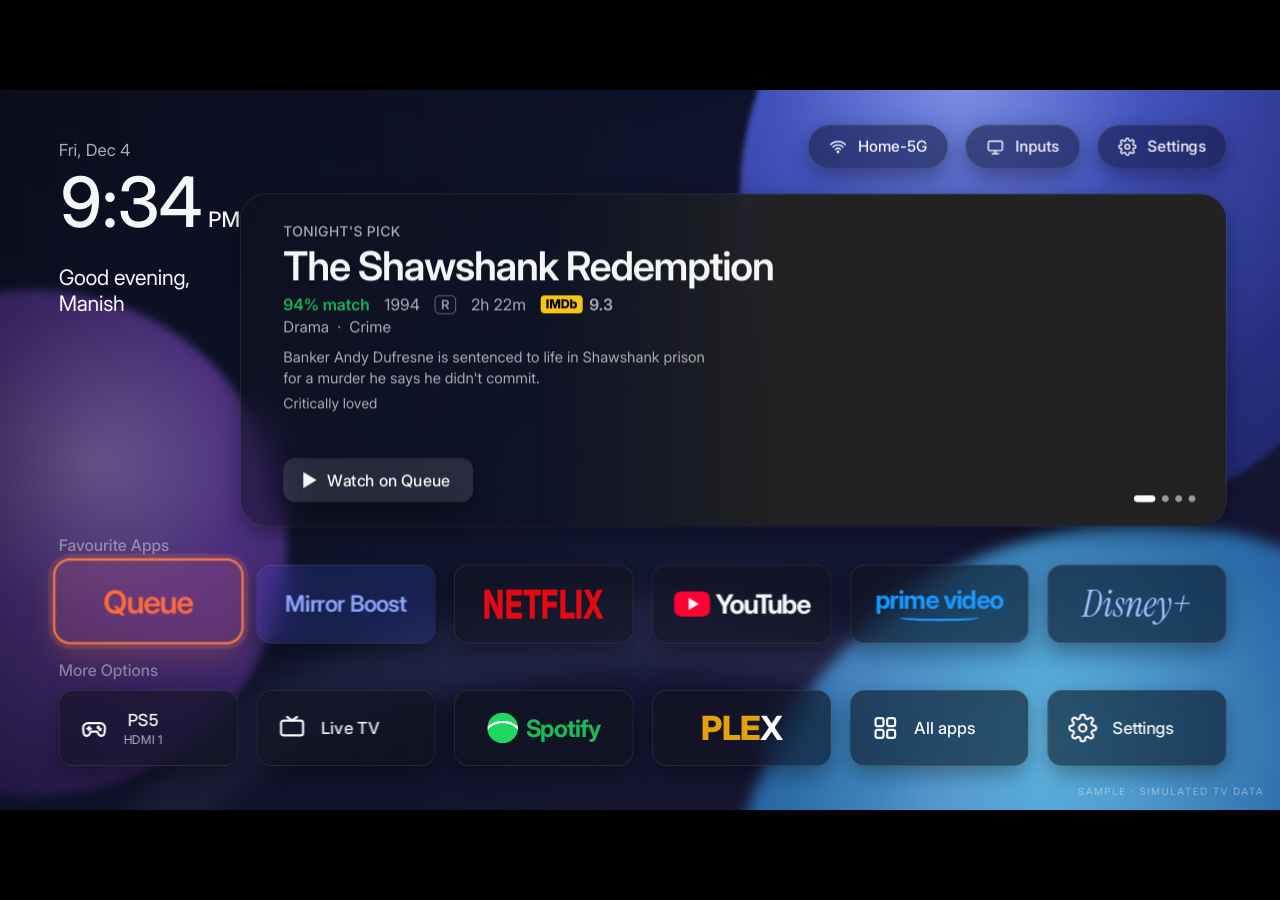
<file: web/index.html>
<!doctype html>
<html lang="en">
<head>
  <meta charset="utf-8">
  <meta name="viewport" content="width=device-width, initial-scale=1">
  <title>VibecodedTV</title>
  <link rel="stylesheet" href="shared/tokens.css">
  <link rel="stylesheet" href="home/home.css">
  <link rel="stylesheet" href="home/backdrops.css">
</head>
<body>
  <div class="stage" id="stage" data-theme="light">

    <!-- Changeable backdrop: soft 3D shapes, or the current film's art for "Film" -->
    <div class="backdrop" id="backdrop" data-backdrop="cloud">
      <div class="film-bg" id="film-bg"></div>
      <i class="s1"></i><i class="s2"></i><i class="s3"></i><i class="s4"></i>
      <div class="veil"></div>
    </div>

    <!-- Home screen -->
    <section class="home" id="home">
      <div class="clock">
        <div class="date" id="date"></div>
        <div class="time"><span id="time">7:42</span><small id="ampm">PM</small></div>
        <div class="greet" id="greet">Good evening</div>
      </div>

      <div class="status" id="status"></div>

      <!-- Rotating banner: tonight's pick, new releases, your watchlist -->
      <article class="banner glass" id="banner">
        <div class="banner-art" id="banner-art"></div>
        <div class="banner-body" id="banner-body"></div>
        <button class="watch focusable" id="watch"><span class="play"></span><span>Watch on Queue</span></button>
        <div class="dots" id="dots"></div>
      </article>

      <div class="row-label l-fav">Favourite Apps</div>
      <div class="row fav" id="row-fav" data-row="fav"></div>
      <div class="row-label l-more">More Options</div>
      <div class="row more" id="row-more" data-row="more"></div>

      <div class="move-hint glass" id="move-hint" hidden><kbd>←</kbd><kbd>→</kbd><kbd>↑</kbd><kbd>↓</kbd> Move &nbsp;·&nbsp; <kbd>OK</kbd> Done</div>
      <div class="tile-menu glass" id="tile-menu" hidden></div>
    </section>

    <!-- Mirror Boost -->
    <section class="mirror" id="mirror" hidden>
      <div class="m-left">
        <div class="eyebrow m-eyebrow"><span class="m-icon" id="m-icon"></span>Mirror Boost</div>
        <h1 class="m-title" id="m-title">Let's speed up mirroring</h1>
        <p class="m-sub" id="m-sub">A few things slow down AirPlay from your iPhone. Here's where your TV stands.</p>
        <div class="checks glass" id="checks"></div>
        <div class="m-actions" id="m-actions">
          <button class="btn primary focusable" data-act="boost-mirror">Boost &amp; start mirroring</button>
          <button class="btn focusable" data-act="boost">Boost only</button>
          <button class="btn focusable" data-act="picture" id="m-picture" hidden>Picture settings</button>
          <button class="btn focusable" data-act="undo">Undo</button>
        </div>
      </div>
      <div class="m-right">
        <div class="card score-card">
          <svg viewBox="0 0 220 220" class="ring">
            <circle cx="110" cy="110" r="96" class="ring-track"/>
            <circle cx="110" cy="110" r="96" class="ring-fill" id="ring-fill"/>
          </svg>
          <div class="score-text"><b id="score">38</b><span>Mirror readiness</span></div>
          <p class="score-note" id="score-note"></p>
        </div>
        <div class="card tips">
          <h3>On your iPhone</h3>
          <ol>
            <li><b>Watching a video?</b> Tap the AirPlay icon inside the app (YouTube, Photos, Netflix) instead of mirroring. The TV fetches the video itself, in full quality and with no lag.</li>
            <li><b>Mirroring your screen?</b> Control Center, then Screen Mirroring, then <em>Living Room TV</em>.</li>
            <li><b>Same fast network.</b> Keep the iPhone on the 5 GHz network and Low Power Mode off.</li>
          </ol>
        </div>
        <div class="card tip-wire">
          <span class="tw-icon" id="tw-icon"></span>
          <div><b>Biggest single fix</b><p>Plug the TV into the router with Ethernet. Mirroring then makes one wireless hop instead of two.</p></div>
        </div>
      </div>
    </section>

    <!-- App library: every app and input, add or remove from Home -->
    <section class="library" id="library" hidden>
      <div class="lib-head">
        <h1>All apps</h1>
        <p>Press OK to put an app on Home or take it off. On Home, hold OK on a tile to move it.</p>
      </div>
      <div class="lib-grid" id="lib-grid"></div>
    </section>

    <!-- Home settings sheet -->
    <aside class="sheet glass" id="sheet" hidden>
      <h2>Home settings</h2>
      <div class="sheet-list" id="sheet-list"></div>
      <p class="sheet-hint"><kbd>←</kbd><kbd>→</kbd> Change &nbsp;·&nbsp; <kbd>Back</kbd> Close</p>
    </aside>

    <!-- Screensaver -->
    <div class="saver" id="saver" hidden></div>

    <!-- Apps open full screen on top of Home -->
    <div class="app-frame" id="app-frame" hidden>
      <iframe id="app-iframe" title="App" allow="autoplay; encrypted-media; fullscreen"></iframe>
    </div>

    <div class="h-toast" id="h-toast"></div>
    <div class="sample-badge" id="sample-badge">Sample · simulated TV data</div>
  </div>

  <script src="shared/tv.js"></script>
  <script src="shared/icons.js"></script>
  <script src="queue/catalog.js"></script>
  <script src="queue/recommender.js"></script>
  <script src="home/prefs.js"></script>
  <script src="home/apps.js"></script>
  <script src="home/device.js"></script>
  <script src="home/mirror.js"></script>
  <script src="home/banner.js"></script>
  <script src="home/saver.js"></script>
  <script src="home/settings.js"></script>
  <script src="home/home.js"></script>
</body>
</html>
</file>
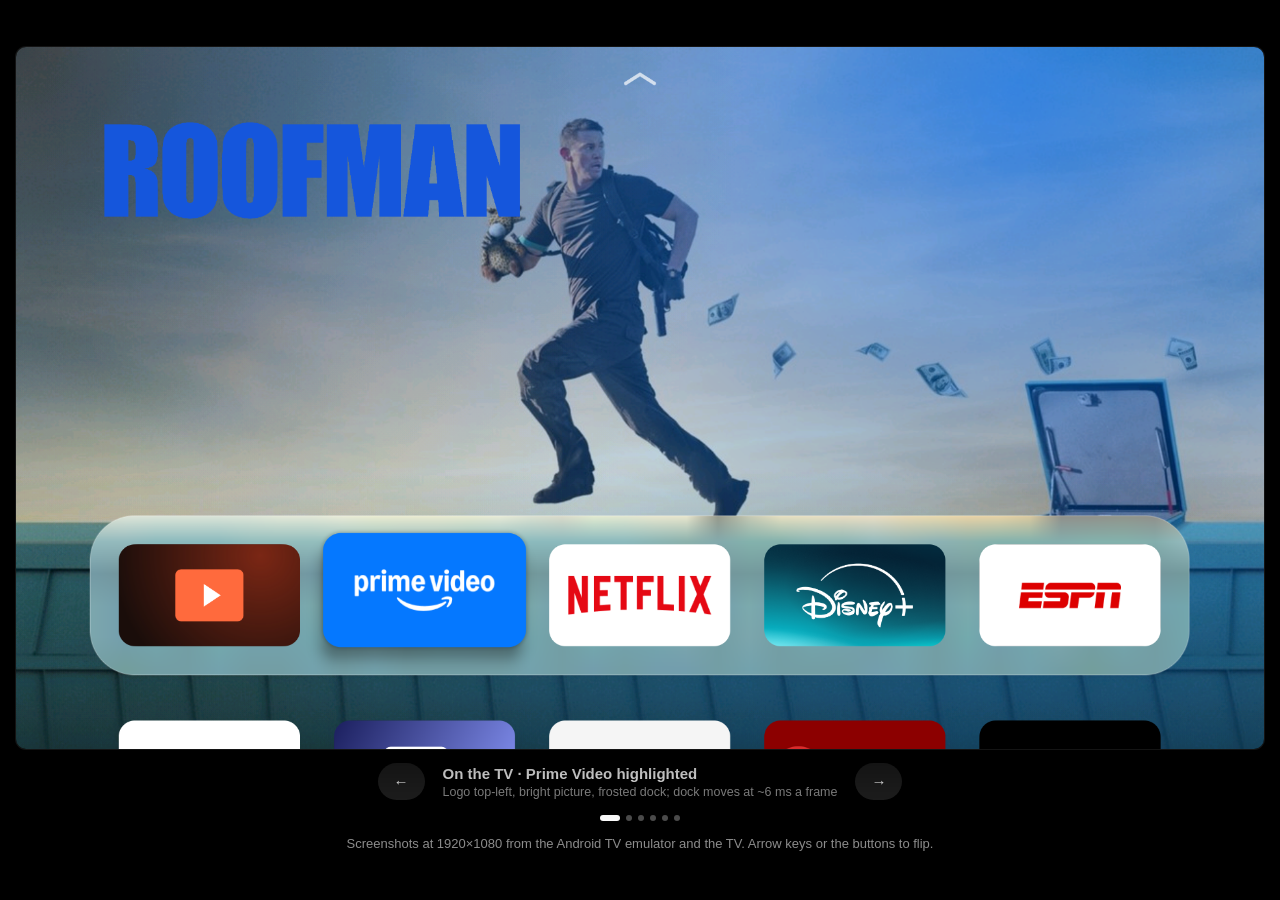
<file: docs/preview/index.html>
<!doctype html>
<html lang="en">
<head>
<meta charset="utf-8">
<meta name="viewport" content="width=device-width, initial-scale=1">
<title>VibecodedTV preview</title>
<style>
  :root { --bg: #000; --fg: #fff; --dim: rgba(255,255,255,.55); }
  * { box-sizing: border-box; margin: 0; }
  html, body { height: 100%; background: var(--bg); color: var(--fg);
    font: 15px/1.4 -apple-system, BlinkMacSystemFont, "Segoe UI", sans-serif; }
  body { display: flex; flex-direction: column; align-items: center; justify-content: center; gap: 14px; padding: 16px; }
  .screen { position: relative; width: min(100%, calc((100vh - 120px) * 16 / 9)); aspect-ratio: 16 / 9;
    border-radius: 10px; overflow: hidden; box-shadow: 0 0 0 1px rgba(255,255,255,.08), 0 20px 60px rgba(0,0,0,.6); }
  .screen img { position: absolute; inset: 0; width: 100%; height: 100%; object-fit: cover; opacity: 0;
    transition: opacity .35s ease; }
  .screen img.on { opacity: 1; }
  .bar { display: flex; align-items: center; gap: 18px; flex-wrap: wrap; justify-content: center; }
  .cap { font-weight: 600; }
  .cap small { display: block; font-weight: 400; color: var(--dim); text-align: center; }
  button { background: rgba(255,255,255,.12); color: var(--fg); border: 0; border-radius: 999px;
    padding: 8px 16px; font: inherit; cursor: pointer; }
  button:hover { background: rgba(255,255,255,.22); }
  .dots { display: flex; gap: 6px; }
  .dots i { width: 6px; height: 6px; border-radius: 3px; background: rgba(255,255,255,.3); transition: width .2s; }
  .dots i.on { width: 20px; background: #fff; }
  .hint { color: var(--dim); font-size: 13px; }
</style>
</head>
<body>
  <div class="screen" id="screen"></div>
  <div class="bar">
    <button id="prev" aria-label="Previous">←</button>
    <div class="cap" id="cap"></div>
    <button id="next" aria-label="Next">→</button>
  </div>
  <div class="dots" id="dots"></div>
  <p class="hint">Screenshots at 1920×1080 from the Android TV emulator and the TV. Arrow keys or the buttons to flip.</p>
<script>
  const shots = [
    ["tv-appletv-home.png", "On the TV · Prime Video highlighted", "Logo top-left, bright picture, frosted dock; dock moves at ~6 ms a frame"],
    ["emu-home-1.png", "New Home · Queue highlighted", "Title logo top-left, bright picture, frosted-glass dock (Android TV emulator: Netflix etc. aren't installed there)"],
    ["emu-home-2.png", "New Home · the next pick", "The Top Shelf moves to the next title every 8 seconds"],
    ["emu-home-3.png", "New Home · an app without titles", "Plain apps get a calm colour wash, no headline"],
    ["tv-queue3.png", "Queue (on the TV)", "Up/Down to browse · OK opens it in Prime Video · Right for Love / Not for me / Watchlist"],
    ["tv-shelf-2.png", "Previous design (on the TV)", "Big text title, rating line and dots, dark fade, no glass"],
  ];
  const screen = document.getElementById("screen"), cap = document.getElementById("cap"), dots = document.getElementById("dots");
  const imgs = shots.map(([file, title]) => {
    const img = new Image();
    img.src = "../sample/" + file;
    img.alt = title;
    screen.appendChild(img);
    dots.appendChild(document.createElement("i"));
    return img;
  });
  let i = 0;
  function show(n) {
    i = (n + shots.length) % shots.length;
    imgs.forEach((img, k) => img.classList.toggle("on", k === i));
    [...dots.children].forEach((d, k) => d.classList.toggle("on", k === i));
    cap.innerHTML = shots[i][1] + "<small>" + shots[i][2] + "</small>";
  }
  document.getElementById("prev").onclick = () => show(i - 1);
  document.getElementById("next").onclick = () => show(i + 1);
  addEventListener("keydown", (e) => {
    if (e.key === "ArrowRight" || e.key === "ArrowDown") show(i + 1);
    if (e.key === "ArrowLeft" || e.key === "ArrowUp") show(i - 1);
  });
  show(0);
</script>
</body>
</html>
</file>
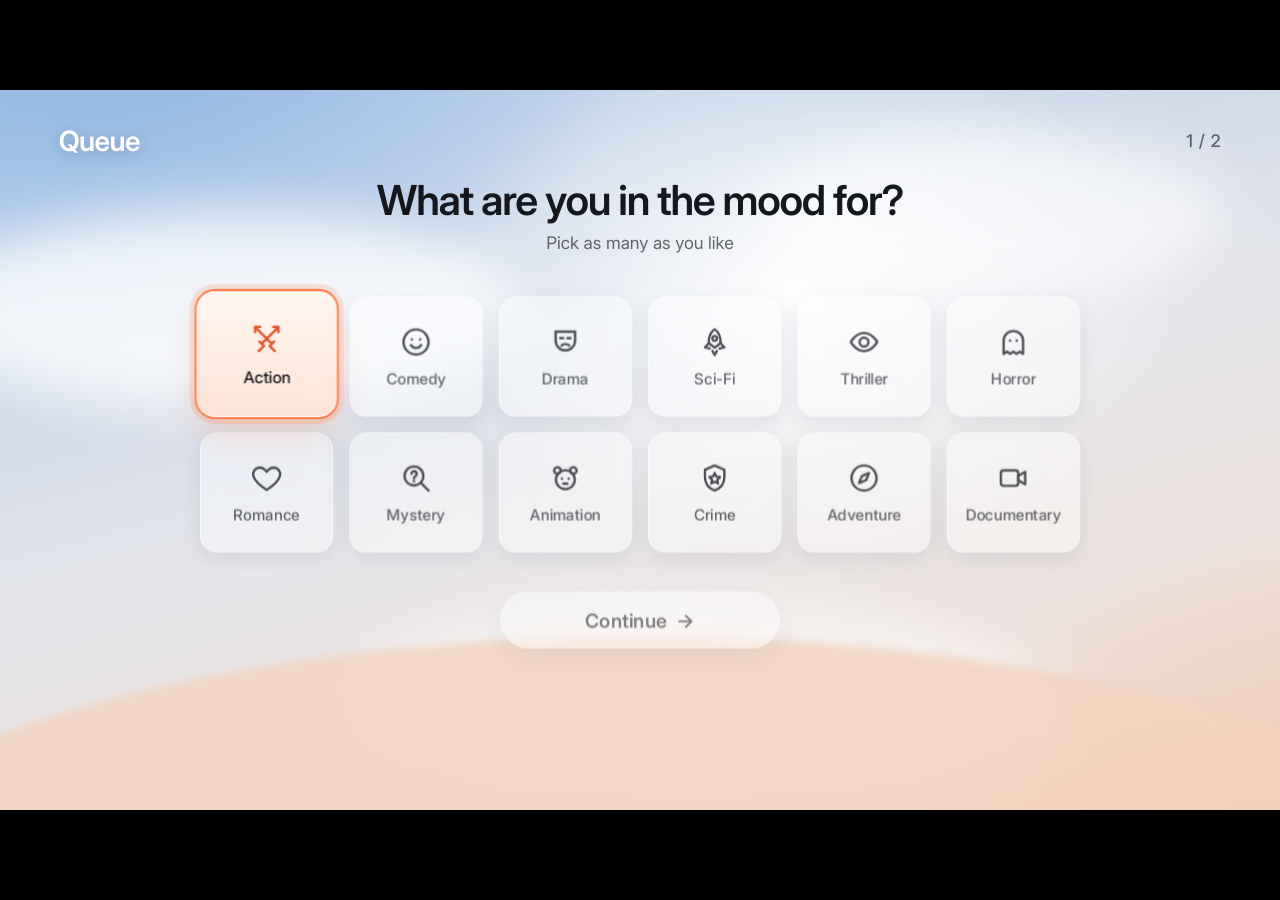
<file: web/queue/index.html>
<!doctype html>
<html lang="en">
<head>
  <meta charset="utf-8">
  <meta name="viewport" content="width=device-width, initial-scale=1">
  <title>Queue</title>
  <link rel="stylesheet" href="../shared/tokens.css">
  <link rel="stylesheet" href="queue.css">
</head>
<body>
  <div class="stage" id="stage" data-theme="light">

    <!-- Soft sky behind the light screens (moods, favourites, watchlist, taste) -->
    <div class="sky" id="sky"><i class="c1"></i><i class="c2"></i><i class="c3"></i><i class="dune"></i></div>

    <header class="qbar">
      <span class="qlogo">Queue</span>
      <span class="segs" id="segs"></span>
      <span class="filter" id="filter" hidden></span>
      <span class="step" id="step"></span>
    </header>

    <!-- 1/2: moods -->
    <section class="screen center" id="onboard-genres" hidden>
      <h1 class="q-title">What are you in the mood for?</h1>
      <p class="q-sub">Pick as many as you like</p>
      <div class="genre-grid" id="genre-grid"></div>
      <button class="cta focusable" id="genres-next">Continue <span class="arrow">→</span></button>
    </section>

    <!-- 2/2: films you already love -->
    <section class="screen center" id="onboard-seeds" hidden>
      <h1 class="q-title">Any of these you already love?</h1>
      <p class="q-sub">Pick as many as you like</p>
      <div class="poster-grid" id="seed-grid"></div>
      <button class="cta focusable" id="seeds-next">Start watching <span class="arrow">→</span></button>
    </section>

    <!-- The feed: one trailer clip at a time -->
    <section class="feed" id="feed" hidden>
      <div class="slides" id="slides"></div>
      <div class="scrim"></div>

      <nav class="nav glass-dark" id="nav">
        <button class="nav-btn" data-go="browse" title="For you"></button>
        <button class="nav-btn" data-go="search" title="Search"></button>
        <button class="nav-btn" data-go="watchlist" title="Watchlist"></button>
        <button class="nav-btn" data-go="taste" title="Your taste"></button>
      </nav>

      <div class="info" id="info"></div>
      <div class="clip">
        <div class="clip-bar"><i id="progress"></i></div>
        <span class="clip-time" id="clip-time">0:00 / 0:30</span>
      </div>

      <nav class="rail" id="rail">
        <button class="rail-btn" data-act="love"><span class="ic"></span><span class="lbl">Love</span></button>
        <button class="rail-btn" data-act="pass"><span class="ic"></span><span class="lbl">Not for me</span></button>
        <button class="rail-btn" data-act="save"><span class="ic"></span><span class="lbl">Watchlist</span></button>
        <button class="rail-btn" data-act="sound"><span class="ic"></span><span class="lbl">Mute</span></button>
      </nav>

      <div class="burst" id="burst"></div>
    </section>

    <!-- Browse: sidebar + For you / Search / Genres -->
    <section class="browse" id="browse" hidden>
      <div class="b-bg" id="b-bg"></div>
      <aside class="b-side">
        <div class="b-list" id="b-list"></div>
        <p class="b-credits">Ratings courtesy of IMDb. Trailers play from YouTube. Posters from Wikipedia.</p>
      </aside>
      <div class="b-content" id="b-content"></div>
    </section>

    <!-- Light panels -->
    <section class="screen panel" id="watchlist" hidden></section>
    <section class="screen panel" id="taste" hidden></section>

    <div class="toast" id="toast"></div>
  </div>

  <script src="../shared/tv.js"></script>
  <script src="../shared/icons.js"></script>
  <script src="genre-icons.js"></script>
  <script src="catalog.js"></script>
  <script src="recommender.js"></script>
  <script src="queue.js"></script>
  <script src="https://www.youtube.com/iframe_api" async></script>
</body>
</html>
</file>
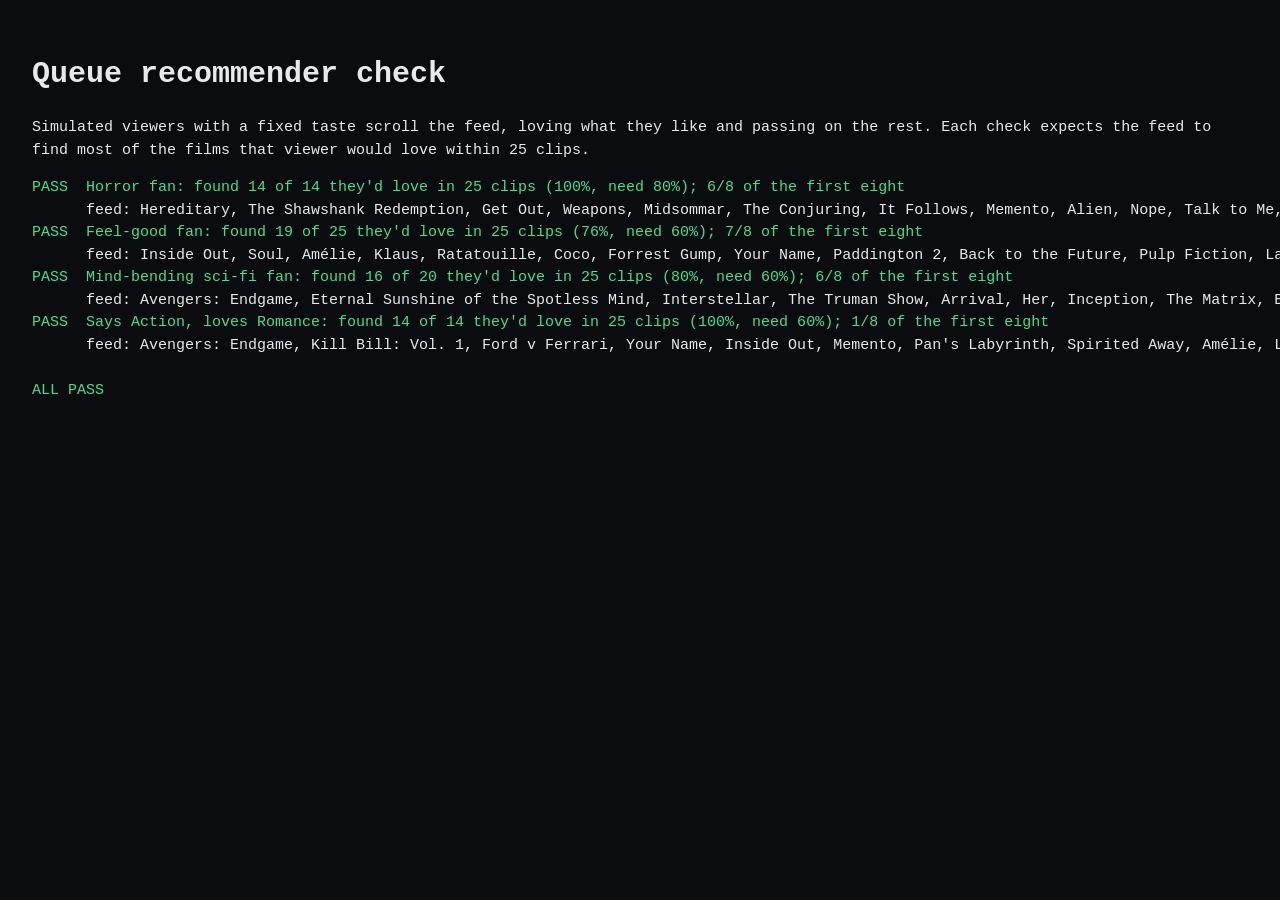
<file: web/queue/sim.html>
<!doctype html>
<html lang="en">
<head>
  <meta charset="utf-8">
  <title>Queue recommender check</title>
  <style>
    body { background: #0b0c0f; color: #e8e9ec; font: 15px/1.5 ui-monospace, Menlo, monospace; padding: 24px; }
    .pass { color: #45e08f; } .fail { color: #ff6464; }
  </style>
</head>
<body>
  <h1>Queue recommender check</h1>
  <p>Simulated viewers with a fixed taste scroll the feed, loving what they like and passing on the rest.
     Each check expects the feed to find most of the films that viewer would love within 25 clips.</p>
  <pre id="out"></pre>
  <script src="catalog.js"></script>
  <script src="recommender.js"></script>
  <script>
    const out = document.getElementById("out");
    const log = (s, cls) => { const span = document.createElement("span"); if (cls) span.className = cls; span.textContent = s + "\n"; out.append(span); };
    const memStore = () => { const d = {}; return { getItem: (k) => d[k] ?? null, setItem: (k, v) => { d[k] = v; } }; };

    function simulate(name, moods, likes, need, steps = 25) {
      const rec = new Recommender(window.QUEUE_CATALOG, memStore());
      rec.session = "sim";   // fixed exploration noise, so the check gives the same answer every run
      rec.setMoods(moods);
      const shown = [];
      let hits = 0;
      for (let i = 0; i < steps; i++) {
        const [item] = rec.queue(1, { recent: shown, exclude: shown });
        if (!item) break;
        shown.push(item.movie.id);
        const liked = likes(item.movie);
        if (liked) hits++;
        rec.record(item.movie.id, liked ? "love" : "pass");
      }
      // Recall: of the films this viewer would love (up to the number of clips shown), how many
      // did the feed find? The catalog only has so many horror films, so "last ten" can't work.
      const pool = rec.catalog.filter(likes).length;
      const recall = hits / Math.min(pool, steps);
      const ok = recall >= need;
      const first = shown.slice(0, 8).map((id) => rec.byId[id]).filter(likes).length;
      log(`${ok ? "PASS" : "FAIL"}  ${name}: found ${hits} of ${Math.min(pool, steps)} they'd love in ${shown.length} clips (${Math.round(recall * 100)}%, need ${need * 100}%); ${first}/8 of the first eight`, ok ? "pass" : "fail");
      log("      feed: " + shown.map((id) => rec.byId[id].title).join(", "));
      return ok;
    }

    const results = [
      simulate("Horror fan", ["Horror"], (m) => m.genres.includes("Horror"), 0.8),
      simulate("Feel-good fan", ["Comedy", "Animation"], (m) => m.tags.includes("feel-good") || m.tags.includes("cozy"), 0.6),
      simulate("Mind-bending sci-fi fan", ["Sci-Fi"], (m) => m.tags.includes("mind-bending") || ["Christopher Nolan", "Denis Villeneuve"].includes(m.director), 0.6),
      // Picked Action as a mood but actually loves romance: the feed should follow behaviour.
      simulate("Says Action, loves Romance", ["Action"], (m) => m.genres.includes("Romance"), 0.6),
    ];
    const all = results.every(Boolean);
    log(all ? "\nALL PASS" : "\nSOME FAILED", all ? "pass" : "fail");
    document.title = all ? "PASS" : "FAIL";
  </script>
</body>
</html>
</file>
<file: web/shared/tokens.css>
/* VibecodedTV design tokens. Every screen is laid out on a fixed 1920x1080 canvas (the TV's
   real resolution) and scaled to fit, so pixel values here are TV pixels. */
@import url("https://fonts.googleapis.com/css2?family=Inter:wght@300;400;500;600;700&family=Outfit:wght@200;300;400;500;600;700&family=Instrument+Serif:ital@0;1&display=swap");

:root {
  --bg: #060709;
  --surface: rgba(255, 255, 255, 0.06);
  --surface-strong: rgba(255, 255, 255, 0.1);
  --line: rgba(255, 255, 255, 0.09);
  --text: #f5f6f8;
  --text-2: rgba(245, 246, 248, 0.68);
  --text-3: rgba(245, 246, 248, 0.42);
  --accent: #ff4d3d;        /* Queue */
  --accent-2: #7c8cff;      /* Mirror Boost */
  --good: #45e08f;
  --warn: #ffbf47;
  --bad: #ff6464;

  --r-sm: 12px;
  --r-md: 20px;
  --r-lg: 32px;
  --pad-x: 96px;            /* TV overscan-safe side margin (5%) */
  --pad-y: 64px;

  --font: "Inter", system-ui, -apple-system, "Segoe UI", sans-serif;
  --serif: "Instrument Serif", Georgia, serif;
  --ease: cubic-bezier(0.2, 0.8, 0.2, 1);
  --spring: cubic-bezier(0.34, 1.4, 0.64, 1);

  --focus: #ff7a45;         /* the one focus colour, from the home screen mockup */
  --glass-bg: rgba(16, 18, 24, 0.5);
  --glass-border: rgba(255, 255, 255, 0.12);
  --tile-bg: rgba(18, 20, 28, 0.62);
  --shadow: 0 12px 34px rgba(0, 0, 0, 0.35);
}

/* Light theme, used by the light backdrops on the home screen. Apps like Queue stay dark. */
.stage[data-theme="light"] {
  --bg: #eef2f7;
  --surface: rgba(255, 255, 255, 0.55);
  --surface-strong: rgba(255, 255, 255, 0.85);
  --line: rgba(20, 24, 33, 0.08);
  --text: #14171d;
  --text-2: rgba(20, 23, 29, 0.64);
  --text-3: rgba(20, 23, 29, 0.46);
  --glass-bg: rgba(255, 255, 255, 0.5);
  --glass-border: rgba(255, 255, 255, 0.85);
  --tile-bg: rgba(255, 255, 255, 0.62);
  --shadow: 0 12px 34px rgba(48, 66, 102, 0.12);
  color: var(--text);
}

* { box-sizing: border-box; margin: 0; padding: 0; }
[hidden] { display: none !important; }

html, body {
  background: #000;
  color: var(--text);
  font-family: var(--font);
  -webkit-font-smoothing: antialiased;
  text-rendering: geometricPrecision;
  overflow: hidden;
}

/* The 1920x1080 stage; tv-scale.js sets --scale so it fills its container. */
.stage {
  position: absolute;
  left: 50%;
  top: 50%;
  width: 1920px;
  height: 1080px;
  transform: translate(-50%, -50%) scale(var(--scale, 0.5));
  transform-origin: center;
  background: var(--bg);
  overflow: hidden;
}

.eyebrow {
  font-size: 19px;
  font-weight: 500;
  letter-spacing: 0.24em;
  text-transform: uppercase;
  color: var(--text-3);
}

.glass {
  background: var(--glass-bg);
  backdrop-filter: blur(28px) saturate(1.4);
  -webkit-backdrop-filter: blur(28px) saturate(1.4);
  border: 1px solid var(--glass-border);
  box-shadow: var(--shadow);
}

.pill {
  display: inline-flex;
  align-items: center;
  gap: 12px;
  height: 52px;
  padding: 0 22px;
  border-radius: 999px;
  font-size: 21px;
  font-weight: 500;
  color: var(--text-2);
}
.pill svg { width: 24px; height: 24px; }

/* ---------- Fast mode for the TV's 32-bit chip ----------
   Live blur (backdrop-filter) and anything that animates forever make the TV recomposite the whole
   1080p screen every frame: 74% CPU idle and ~3 fps measured on the Sony. In lite mode glass becomes
   nearly solid, nothing loops, and focus changes only move pre-rendered layers. */
html.lite * { backdrop-filter: none !important; -webkit-backdrop-filter: none !important; }
html.lite .stage { --shadow: 0 4px 12px rgba(0, 0, 0, 0.18); --glass-bg: rgba(24, 26, 34, 0.92); --tile-bg: rgba(26, 28, 37, 0.94); }
html.lite .stage[data-theme="light"] { --shadow: 0 4px 12px rgba(48, 66, 102, 0.1); --glass-bg: rgba(255, 255, 255, 0.9); --tile-bg: rgba(255, 255, 255, 0.92); }

/* IMDb rating badge and US age-rating box. */
.imdb { display: inline-flex; align-items: center; gap: 10px; font-weight: 600; }
.imdb b { padding: 2px 8px; border-radius: 6px; font-size: 0.78em; font-weight: 800; letter-spacing: -0.01em; color: #000; background: #f5c518; }
.imdb small { font-size: 0.82em; font-weight: 400; opacity: 0.7; }
.cert { padding: 1px 9px; border-radius: 7px; font-size: 0.82em; font-weight: 600; border: 1.5px solid currentColor; opacity: 0.85; }

.sample-badge {
  position: absolute;
  z-index: 50;
  right: 24px;
  bottom: 18px;
  font-size: 15px;
  letter-spacing: 0.14em;
  text-transform: uppercase;
  color: var(--text-3);
}
</file>
<file: web/home/home.css>
button { font: inherit; color: inherit; background: none; border: 0; outline: none; cursor: pointer; }
kbd {
  display: inline-grid;
  place-items: center;
  min-width: 32px;
  height: 30px;
  padding: 0 8px;
  margin: 0 2px;
  border-radius: 8px;
  border: 1px solid var(--line);
  background: var(--surface);
  font: 600 15px var(--font);
  color: var(--text-2);
}

/* ---------- Home (laid out to match the mockup at 1920x1080) ---------- */
.home { position: absolute; inset: 0; }

.clock { position: absolute; left: 88px; top: 76px; }
.date { font-size: 25px; font-weight: 400; color: var(--text-2); }
.time { margin-top: 16px; font-size: 104px; font-weight: 500; letter-spacing: -0.04em; line-height: 0.9; font-variant-numeric: tabular-nums; }
.time small { margin-left: 12px; font-size: 32px; font-weight: 500; letter-spacing: 0; }
.time.wide { font-size: 80px; }
.time.wide small { margin-left: 8px; font-size: 26px; }
.greet { margin-top: 46px; width: 256px; font-size: 39px; font-weight: 400; line-height: 1.22; letter-spacing: -0.01em; overflow-wrap: anywhere; }
.greet.long { font-size: 32px; }

.status { position: absolute; right: 80px; top: 52px; display: flex; gap: 26px; }
.status .pill {
  height: 66px;
  padding: 0 30px;
  gap: 16px;
  font-size: 23px;
  color: var(--text);
  transition: transform 0.3s var(--spring), box-shadow 0.2s;
}
.status .pill svg { width: 28px; height: 28px; }

/* One focus style everywhere: a warm ring with a soft glow, from the mockup's focused tile. */
.focus-ring, .status .pill.focus, .watch.focus, .tile.focus, .srow.focus, .tm-item.focus {
  box-shadow: 0 0 0 3px var(--focus), 0 0 0 10px rgba(255, 122, 69, 0.16), 0 20px 44px rgba(255, 122, 69, 0.22);
}
.status .pill.focus { transform: scale(1.05); }

/* ---------- Banner ---------- */
.banner {
  position: absolute;
  left: 360px;
  right: 80px;
  top: 155px;
  height: 500px;
  border-radius: 40px;
  overflow: hidden;
}
.banner-art { position: absolute; inset: 0 0 0 auto; width: 70%; }
.banner-art .art {
  position: absolute;
  inset: 0;
  background: #222 center/cover no-repeat;
  -webkit-mask-image: linear-gradient(90deg, transparent 0%, #000 36%);
  mask-image: linear-gradient(90deg, transparent 0%, #000 36%);
  opacity: 0;
  transform: scale(1.06);
  transition: opacity 0.9s var(--ease), transform 9s linear;
}
.banner-art .art.on { opacity: 1; transform: scale(1); }
.banner-art .art.still { background-size: auto 160%; }   /* crops letterbox bars, even on extra-wide films */
.banner-art .art.poster { filter: blur(26px) saturate(1.2); transform: scale(1.3); }
.banner-art .art.poster.on { transform: scale(1.25); }
.banner-body { position: absolute; left: 64px; top: 44px; width: 840px; }
.banner-body.enter > * { animation: body-in 0.6s var(--ease) both; }
.banner-body.enter > :nth-child(2) { animation-delay: 0.04s; }
.banner-body.enter > :nth-child(3) { animation-delay: 0.08s; }
.banner-body.enter > :nth-child(4) { animation-delay: 0.12s; }
.banner-body.enter > :nth-child(5) { animation-delay: 0.16s; }
.banner-body.enter > :nth-child(6) { animation-delay: 0.2s; }
@keyframes body-in { from { opacity: 0; transform: translateY(14px); } }
.b-eyebrow { font-size: 21px; font-weight: 500; letter-spacing: 0.03em; text-transform: uppercase; color: var(--text-2); }
.banner h1 { margin-top: 8px; font-size: 74px; font-weight: 600; letter-spacing: -0.03em; line-height: 1.04; text-wrap: balance; }
.banner h1.mid { font-size: 60px; }
.banner h1.long { font-size: 50px; }
.b-meta { margin-top: 12px; display: flex; align-items: center; gap: 22px; font-size: 24px; color: var(--text-2); }
.b-meta .match { font-weight: 600; color: #19b35a; }
.b-meta .imdb small { display: none; }   /* vote counts live in Queue; the banner stays short */
.b-meta .rated { display: inline-flex; align-items: center; gap: 6px; }
.b-meta .rated svg { width: 20px; height: 20px; color: #f5a524; }
.b-genres { margin-top: 6px; font-size: 23px; color: var(--text-2); }
.b-blurb {
  margin-top: 16px;
  max-width: 660px;
  font-size: 22px;
  line-height: 1.42;
  color: var(--text-2);
  display: -webkit-box;
  -webkit-line-clamp: 3;
  -webkit-box-orient: vertical;
  overflow: hidden;
}
.b-why { margin-top: 10px; font-size: 21px; color: var(--text-2); }
.banner-body.t1 .b-blurb { -webkit-line-clamp: 2; }
.banner-body.t2 .b-blurb { -webkit-line-clamp: 1; }
.banner-body.t3 .b-blurb { display: none; }
.b-why b { font-weight: 600; color: var(--text); }
.watch {
  position: absolute;
  left: 64px;
  bottom: 36px;
  height: 66px;
  padding: 0 34px 0 30px;
  display: inline-flex;
  align-items: center;
  gap: 16px;
  border-radius: 18px;
  font-size: 24px;
  font-weight: 500;
  color: var(--text);
  background: var(--surface-strong);
  box-shadow: var(--shadow);
  transition: transform 0.3s var(--spring), box-shadow 0.2s;
}
.watch .play { width: 0; height: 0; border-left: 20px solid currentColor; border-top: 12px solid transparent; border-bottom: 12px solid transparent; }
.watch.focus { transform: scale(1.05); }
.dots { position: absolute; right: 46px; bottom: 36px; display: flex; gap: 10px; }
.dots i { width: 10px; height: 10px; border-radius: 99px; background: rgba(255, 255, 255, 0.55); transition: width 0.4s var(--ease), background 0.3s; }
.dots i.on { width: 32px; background: #fff; }

/* Fast mode: no slow zoom on the banner art, and a plain gradient instead of a mask for its fade. */
html.lite .banner { background: rgb(22, 24, 32); }
html.lite .stage[data-theme="light"] .banner { background: rgb(246, 248, 251); }
html.lite .banner-art .art { -webkit-mask-image: none; mask-image: none; transform: none !important; transition: opacity 0.6s ease; }
html.lite .banner-art::after { content: ""; position: absolute; inset: 0; pointer-events: none;
  background: linear-gradient(90deg, rgba(22, 24, 32, 1) 0%, rgba(22, 24, 32, 0.6) 22%, transparent 45%); }
html.lite .stage[data-theme="light"] .banner-art::after {
  background: linear-gradient(90deg, rgba(246, 248, 251, 1) 0%, rgba(246, 248, 251, 0.6) 22%, transparent 45%); }

/* ---------- App rows ---------- */
.row-label { position: absolute; left: 88px; font-size: 24px; font-weight: 500; color: var(--text-3); }
.row { position: absolute; left: 88px; right: 80px; display: flex; gap: 28px; transition: transform 0.45s var(--ease); }
.row .tile { flex: none; width: calc((1752px - 5 * 28px) / 6); }
/* Fast mode: each tile is its own GPU layer, so moving focus only transforms layers, no repaint. */
html.lite .tile { will-change: transform; transition: transform 0.22s ease-out; }
/* A crisp ring instead of the blurred glow: the glow alone cost a big repaint on every focus move. */
html.lite .status .pill.focus, html.lite .watch.focus, html.lite .tile.focus, html.lite .srow.focus,
html.lite .btn.focus { box-shadow: 0 0 0 4px var(--focus); }
html.lite .tile, html.lite .status .pill, html.lite .watch { box-shadow: none; }
html.lite .row { will-change: transform; }
html.lite .tile.moving { animation: none; }
html.lite .status .pill, html.lite .watch, html.lite .btn { transition: transform 0.2s ease-out; }
.row.fav { top: 712px; }
.row.more { top: 900px; }
.row-label.l-fav { top: 668px; }
.row-label.l-more { top: 856px; }

.tile {
  position: relative;
  height: 118px;
  border-radius: 22px;
  display: grid;
  place-items: center;
  background: var(--tile-bg);
  border: 1px solid var(--glass-border);
  box-shadow: var(--shadow);
  backdrop-filter: blur(22px) saturate(1.3);
  -webkit-backdrop-filter: blur(22px) saturate(1.3);
  transition: transform 0.35s var(--spring), box-shadow 0.25s, background 0.25s, opacity 0.3s;
}
.row.more .tile { height: 114px; }
.tile.k-input, .tile.k-system { place-items: center start; padding-left: 30px; }
.tile.focus { transform: translateY(-4px) scale(1.04); background: linear-gradient(180deg, rgba(255, 244, 237, 0.95), rgba(255, 232, 219, 0.9)); z-index: 2; }
.stage:not([data-theme="light"]) .tile.focus { background: rgba(255, 122, 69, 0.16); }
.tile[data-id="mirror"] { background: linear-gradient(180deg, rgba(240, 245, 255, 0.85), rgba(226, 235, 255, 0.72)); }
.stage:not([data-theme="light"]) .tile[data-id="mirror"] { background: rgba(80, 110, 255, 0.14); }
.tile[data-id="mirror"].focus { background: linear-gradient(180deg, rgba(255, 244, 237, 0.95), rgba(255, 232, 219, 0.9)); }

/* Moving a tile: it lifts and the others step back. */
.tile.moving { transform: translateY(-10px) scale(1.08); z-index: 3; animation: wobble 1.4s ease-in-out infinite; }
@keyframes wobble { 0%, 100% { rotate: -0.6deg; } 50% { rotate: 0.6deg; } }
.home.arranging .tile:not(.moving) { opacity: 0.5; }
.move-hint { position: absolute; left: 50%; top: 64px; transform: translateX(-50%); padding: 14px 26px; border-radius: 999px; font-size: 21px; color: var(--text-2); display: flex; align-items: center; gap: 4px; z-index: 5; }

/* Tile options (hold OK) */
.tile-menu { position: absolute; z-index: 6; width: 360px; padding: 10px; border-radius: 24px; display: flex; flex-direction: column; gap: 4px; }
.tm-title { padding: 10px 16px 6px; font-size: 18px; font-weight: 600; letter-spacing: 0.06em; text-transform: uppercase; color: var(--text-3); }
.tm-item { height: 60px; padding: 0 18px; border-radius: 16px; text-align: left; font-size: 23px; font-weight: 500; color: var(--text); }
.tm-item.focus { background: var(--focus); color: #fff; box-shadow: none; }

/* ---------- Tile art ---------- */
.w { display: inline-flex; align-items: center; gap: 12px; white-space: nowrap; line-height: 1; }
.w-queue { font-size: 46px; font-weight: 600; letter-spacing: -0.03em; color: #ff6a3d; }
.w-mirror { font-size: 34px; font-weight: 600; letter-spacing: -0.02em; color: #3b6ef0; }
.stage:not([data-theme="light"]) .w-mirror { color: #8fa9ff; }
.w-netflix { font-size: 50px; font-weight: 800; letter-spacing: 0.01em; color: #e50914; transform: scale(0.86, 1.2); }
.w-youtube { font-size: 40px; font-weight: 700; letter-spacing: -0.06em; color: var(--text); gap: 8px; }
.w-youtube i { width: 54px; height: 38px; border-radius: 11px; background: #ff0033; display: grid; place-items: center; }
.w-youtube i::after { content: ""; margin-left: 4px; border-left: 15px solid #fff; border-top: 9px solid transparent; border-bottom: 9px solid transparent; }
.w-prime { flex-direction: column; gap: 2px; font-size: 38px; font-weight: 700; letter-spacing: -0.03em; color: #1a98ff; }
.w-prime small { width: 62%; height: 12px; border-bottom: 4px solid #1a98ff; border-radius: 0 0 50% 50%; }
.w-disney { font-family: var(--serif); font-style: italic; font-size: 56px; color: #0b2a8a; }
.stage:not([data-theme="light"]) .w-disney { color: #a8bcff; }
.w-espn { font-size: 54px; font-weight: 900; font-style: italic; letter-spacing: -0.02em; color: #d50a0a; }
.w-hulu { font-size: 46px; font-weight: 800; letter-spacing: -0.04em; color: #11b863; }
.w-max { font-size: 48px; font-weight: 800; letter-spacing: -0.05em; color: #002be7; }
.stage:not([data-theme="light"]) .w-max { color: #7f98ff; }
.w-appletv { font-size: 36px; font-weight: 600; letter-spacing: -0.03em; color: var(--text); }
.w-twitch { font-size: 44px; font-weight: 800; letter-spacing: -0.04em; color: #9146ff; }
.w-crunchy { font-size: 32px; font-weight: 700; letter-spacing: -0.03em; color: #f47521; }
.w-spotify { font-size: 36px; font-weight: 700; letter-spacing: -0.04em; color: #1db954; }
.w-spotify i { width: 46px; height: 46px; border-radius: 50%; background: radial-gradient(circle at 50% 120%, transparent 52%, #fff 53%, #fff 58%, transparent 59%) 0 -8px / 100% 100% no-repeat, #1ed760; }
.w-plex { gap: 0; font-size: 50px; font-weight: 800; letter-spacing: -0.02em; color: #e5a00d; }
.w-plex b { color: #16181d; }
.stage:not([data-theme="light"]) .w-plex b { color: #fff; }
/* Apps without a wordmark here show their own banner (or icon), straight from the TV. */
.tile.k-banner { overflow: hidden; }
.tile .ban { position: absolute; inset: 0; width: 100%; height: 100%; object-fit: cover; border-radius: inherit; }
.sys .ico { width: 52px; height: 52px; object-fit: contain; flex: none; }
.sys { display: flex; align-items: center; gap: 22px; color: var(--text); }
.sys svg { width: 44px; height: 44px; flex: none; }
.sys b { display: block; font-size: 25px; font-weight: 500; }
.sys small { display: block; margin-top: 4px; font-size: 18px; color: var(--text-2); }

/* ---------- App library ---------- */
.library { position: absolute; inset: 0; padding: 76px 88px; animation: app-open 0.45s var(--ease); }
.lib-head h1 { font-size: 72px; font-weight: 600; letter-spacing: -0.03em; }
.lib-head p { margin-top: 12px; font-size: 25px; color: var(--text-2); }
.lib-grid { margin-top: 48px; display: grid; grid-template-columns: repeat(6, minmax(0, 1fr)); gap: 30px 28px; }
.lib-grid .tile { height: 124px; }
.lib-grid .tile .badge {
  position: absolute;
  top: -10px;
  right: -10px;
  height: 34px;
  padding: 0 12px;
  border-radius: 99px;
  display: inline-flex;
  align-items: center;
  gap: 4px;
  font-size: 15px;
  font-weight: 600;
  color: #fff;
  background: #19b35a;
  box-shadow: 0 6px 16px rgba(25, 179, 90, 0.35);
}
.lib-grid .tile .badge svg { width: 18px; height: 18px; }

/* ---------- Settings sheet ---------- */
.sheet {
  position: absolute;
  z-index: 20;
  top: 28px;
  right: 28px;
  bottom: 28px;
  width: 760px;
  padding: 46px 40px 30px;
  border-radius: 40px;
  display: flex;
  flex-direction: column;
  animation: sheet-in 0.45s var(--ease);
}
.stage[data-theme="light"] .sheet { background: rgba(255, 255, 255, 0.78); }
.stage:not([data-theme="light"]) .sheet { background: rgba(18, 20, 28, 0.86); }
@keyframes sheet-in { from { opacity: 0; transform: translateX(60px); } }
.sheet h2 { padding: 0 20px; font-size: 46px; font-weight: 600; letter-spacing: -0.025em; }
.sheet-list { margin-top: 20px; flex: 1; overflow-y: auto; scrollbar-width: none; padding: 10px; }
.sheet-list::-webkit-scrollbar { display: none; }
.s-section { margin: 18px 20px 6px; font-size: 17px; font-weight: 600; letter-spacing: 0.1em; text-transform: uppercase; color: var(--text-3); }
.srow {
  width: 100%;
  min-height: 74px;
  padding: 0 22px;
  border-radius: 18px;
  display: flex;
  align-items: center;
  gap: 18px;
  text-align: left;
  font-size: 24px;
  font-weight: 500;
  color: var(--text);
  transition: background 0.2s, color 0.2s;
}
.srow .lbl { flex: 1; }
.srow .val { display: inline-flex; align-items: center; gap: 12px; color: var(--text-2); font-weight: 400; }
.srow .chev { opacity: 0; font-size: 26px; transition: opacity 0.2s; }
.srow.focus { background: var(--focus); color: #fff; }
.srow.focus .val { color: rgba(255, 255, 255, 0.92); }
.srow.focus .chev { opacity: 1; }
.srow input {
  width: 280px;
  height: 46px;
  padding: 0 14px;
  border-radius: 12px;
  border: 0;
  outline: none;
  font: 400 23px var(--font);
  text-align: right;
  color: inherit;
  background: transparent;
}
.srow input:focus { background: rgba(255, 255, 255, 0.95); color: #14171d; text-align: left; }
.srow.danger .lbl { color: #e5484d; }
.srow.danger.focus .lbl { color: #fff; }
.sheet-hint { padding: 12px 20px 0; font-size: 19px; color: var(--text-3); display: flex; align-items: center; gap: 4px; }

/* ---------- Screensaver ---------- */
.saver { position: absolute; inset: 0; z-index: 60; overflow: hidden; animation: fade-in 1.2s var(--ease); }
@keyframes fade-in { from { opacity: 0; } }
.saver .shot {
  position: absolute;
  inset: 0;
  background: #000 center/cover no-repeat;
  opacity: 0;
  transition: opacity 2s var(--ease);
}
.saver .shot.on { opacity: 1; animation: kenburns 14s linear both; }
.saver .shot.still { background-size: auto 140%; }
@keyframes kenburns { from { transform: scale(1.12) translate(1.5%, 1%); } to { transform: scale(1) translate(0, 0); } }
.saver.film { background: #000; }
.saver.film::after { content: ""; position: absolute; inset: 0; background: linear-gradient(0deg, rgba(0, 0, 0, 0.65), transparent 40%), linear-gradient(180deg, rgba(0, 0, 0, 0.4), transparent 25%); }
.saver .cap { position: absolute; z-index: 2; left: 88px; bottom: 72px; color: #fff; }
.saver .cap span { font-size: 20px; font-weight: 500; letter-spacing: 0.12em; text-transform: uppercase; opacity: 0.7; }
.saver .cap b { display: block; margin-top: 8px; font-size: 54px; font-weight: 600; letter-spacing: -0.02em; }
.saver .s-clock { position: absolute; z-index: 2; right: 88px; top: 64px; font-size: 54px; font-weight: 300; letter-spacing: -0.02em; color: #fff; text-shadow: 0 2px 20px rgba(0, 0, 0, 0.4); }
.saver.clock { background: rgba(0, 0, 0, 0.55); backdrop-filter: blur(30px); }
.saver.clock .big { position: absolute; color: #fff; text-align: center; transition: left 3s var(--ease), top 3s var(--ease); }
.saver.clock .big b { display: block; font-size: 240px; font-weight: 200; letter-spacing: -0.05em; line-height: 1; font-variant-numeric: tabular-nums; }
.saver.clock .big span { font-size: 32px; font-weight: 400; opacity: 0.7; }
.saver.backdrop-only { background: transparent; }
.saver.backdrop-only .s-clock { color: var(--text); text-shadow: none; left: 88px; right: auto; top: auto; bottom: 72px; font-size: 64px; }
/* ---------- Apps launched on top ---------- */
.app-frame {
  position: absolute;
  inset: 0;
  z-index: 30;
  background: #000;
  animation: app-open 0.5s var(--ease);
}
.app-frame iframe { width: 100%; height: 100%; border: 0; display: block; }
@keyframes app-open { from { opacity: 0; transform: scale(0.94); border-radius: 40px; } }

.h-toast {
  position: absolute;
  z-index: 40;
  left: 50%;
  bottom: 70px;
  transform: translate(-50%, 20px);
  padding: 20px 32px;
  border-radius: 999px;
  font-size: 23px;
  font-weight: 500;
  background: rgba(24, 26, 32, 0.88);
  backdrop-filter: blur(24px);
  border: 1px solid var(--line);
  opacity: 0;
  transition: opacity 0.3s, transform 0.4s var(--ease);
  white-space: nowrap;
}
.h-toast.show { opacity: 1; transform: translate(-50%, 0); }

/* ---------- Mirror Boost ---------- */
.mirror {
  position: absolute;
  inset: 0;
  padding: var(--pad-y) var(--pad-x);
  display: grid;
  grid-template-columns: 1040px 1fr;
  gap: 72px;
  background:
    radial-gradient(1000px 700px at 100% 0%, rgba(124, 140, 255, 0.22), transparent 60%),
    radial-gradient(800px 600px at 0% 100%, rgba(124, 140, 255, 0.08), transparent 60%),
    var(--bg);
  animation: app-open 0.5s var(--ease);
}
.m-eyebrow { display: flex; align-items: center; gap: 14px; color: var(--accent-2); }
.m-icon { width: 44px; height: 44px; border-radius: 12px; display: grid; place-items: center; background: rgba(124, 140, 255, 0.18); }
.m-icon svg { width: 26px; height: 26px; }
.m-title { margin-top: 26px; font-size: 84px; font-weight: 600; letter-spacing: -0.035em; line-height: 1; }
.m-sub { margin-top: 18px; font-size: 26px; color: var(--text-2); }

.checks { margin-top: 38px; border-radius: var(--r-lg); padding: 10px 0; }
.check {
  display: grid;
  grid-template-columns: 44px 1fr auto;
  align-items: center;
  gap: 22px;
  padding: 14px 32px;
}
.check + .check { border-top: 1px solid var(--line); }
.check .st { width: 36px; height: 36px; border-radius: 50%; display: grid; place-items: center; }
.check .st svg { width: 22px; height: 22px; }
.check.good .st { background: rgba(69, 224, 143, 0.16); color: var(--good); }
.check.warn .st { background: rgba(255, 191, 71, 0.16); color: var(--warn); }
.check.busy .st { border: 3px solid rgba(255, 255, 255, 0.15); border-top-color: var(--accent-2); animation: spin 0.7s linear infinite; }
.check.busy .st svg { display: none; }
@keyframes spin { to { transform: rotate(360deg); } }
.check .lb { font-size: 25px; font-weight: 600; display: flex; align-items: center; gap: 12px; }
.check .lb .kind { font-size: 14px; font-weight: 700; letter-spacing: 0.12em; text-transform: uppercase; padding: 4px 9px; border-radius: 6px; color: var(--text-3); border: 1px solid var(--line); }
.check .dt { margin-top: 4px; font-size: 18px; color: var(--text-3); }
.check .val { font-size: 23px; font-weight: 600; text-align: right; transition: color 0.3s; }
.check.good .val { color: var(--good); }
.check.warn .val { color: var(--warn); }
.check.flash .val { animation: flash 0.6s var(--ease); }
@keyframes flash { 0% { transform: scale(1.15); } }

.m-actions { margin-top: 36px; display: flex; gap: 20px; }
.btn {
  height: 76px;
  padding: 0 40px;
  border-radius: 999px;
  font-size: 25px;
  font-weight: 600;
  background: var(--surface-strong);
  transition: transform 0.25s var(--spring), background 0.2s, color 0.2s;
}
.btn.primary { background: var(--accent-2); color: #fff; }
.btn.focus { transform: scale(1.06); box-shadow: 0 0 0 3px var(--focus), 0 0 0 10px rgba(255, 122, 69, 0.16); }
.btn:disabled { opacity: 0.4; }

.m-right { display: flex; flex-direction: column; gap: 26px; padding-top: 6px; }
.card { border-radius: var(--r-lg); padding: 34px 38px; background: var(--surface); border: 1px solid var(--line); }
.card h3 { font-size: 19px; font-weight: 600; letter-spacing: 0.16em; text-transform: uppercase; color: var(--text-3); }

.score-card { display: grid; grid-template-columns: 200px 1fr; grid-template-rows: auto auto; column-gap: 34px; align-items: center; }
.ring { width: 200px; height: 200px; grid-row: span 2; transform: rotate(-90deg); }
.ring-track { fill: none; stroke: var(--line); stroke-width: 16; }
.ring-fill {
  fill: none;
  stroke: var(--accent-2);
  stroke-width: 16;
  stroke-linecap: round;
  stroke-dasharray: 603;
  stroke-dashoffset: 603;
  transition: stroke-dashoffset 1s var(--ease), stroke 0.4s;
}
.score-text b { display: block; font-size: 96px; font-weight: 300; letter-spacing: -0.05em; line-height: 1; font-variant-numeric: tabular-nums; }
.score-text span { font-size: 21px; color: var(--text-2); }
.score-note { align-self: start; margin-top: 12px; font-size: 19px; line-height: 1.45; color: var(--text-3); }

.tips ol { margin-top: 20px; padding-left: 0; list-style: none; counter-reset: tip; display: flex; flex-direction: column; gap: 18px; }
.tips li { counter-increment: tip; position: relative; padding-left: 52px; font-size: 21px; line-height: 1.45; color: var(--text-2); }
.tips li::before {
  content: counter(tip);
  position: absolute;
  left: 0;
  top: 0;
  width: 34px;
  height: 34px;
  border-radius: 50%;
  display: grid;
  place-items: center;
  font-size: 17px;
  font-weight: 700;
  color: var(--accent-2);
  background: rgba(124, 140, 255, 0.16);
}
.tips b { color: var(--text); font-weight: 600; }
.tips em { font-style: normal; color: var(--text); }

.tip-wire { display: flex; gap: 22px; align-items: flex-start; padding: 28px 34px; }
.tw-icon { flex: none; width: 52px; height: 52px; border-radius: 14px; display: grid; place-items: center; background: rgba(69, 224, 143, 0.14); color: var(--good); }
.tw-icon svg { width: 30px; height: 30px; }
.tip-wire b { font-size: 22px; }
.tip-wire p { margin-top: 6px; font-size: 20px; line-height: 1.45; color: var(--text-2); }
</file>
<file: web/home/backdrops.css>
/* Backdrops. Each is a base gradient plus four soft shapes (s1-s4) that drift very slowly.
   Light ones: cloud, sunrise, mint. Dark ones: dusk, midnight, film. */
.backdrop {
  position: absolute;
  inset: 0;
  overflow: hidden;
  background: var(--b-base);
  transition: background 1s var(--ease);
}
.backdrop i {
  position: absolute;
  border-radius: 50%;
  transition: background 1.2s var(--ease), opacity 1.2s var(--ease);
  will-change: transform;
}
.backdrop .s1 { width: 980px; height: 980px; right: -170px; top: -330px; background: var(--b-s1); filter: blur(4px); animation: drift-a 38s ease-in-out infinite alternate; }
.backdrop .s2 { width: 760px; height: 760px; left: -330px; top: 300px; background: var(--b-s2); filter: blur(6px); animation: drift-b 44s ease-in-out infinite alternate; }
.backdrop .s3 { width: 1250px; height: 1250px; right: -420px; bottom: -820px; background: var(--b-s3); filter: blur(10px); animation: drift-c 52s ease-in-out infinite alternate; }
/* A soft ring, like the white ribbon in the mockup. */
.backdrop .s4 {
  width: 1300px;
  height: 640px;
  left: 180px;
  bottom: -330px;
  border: 110px solid var(--b-s4);
  filter: blur(18px);
  transform: rotate(-8deg);
  animation: drift-d 60s ease-in-out infinite alternate;
}
.backdrop .veil { position: absolute; inset: 0; background: var(--b-veil); }
.backdrop .film-bg {
  position: absolute;
  inset: -80px;
  background: #000 center/cover no-repeat;
  filter: blur(46px) brightness(0.5) saturate(1.25);
  opacity: 0;
  transition: opacity 1s var(--ease), background-image 1s;
}
@keyframes drift-a { to { transform: translate(-60px, 40px) scale(1.04); } }
@keyframes drift-b { to { transform: translate(50px, -30px) scale(1.06); } }
@keyframes drift-c { to { transform: translate(-80px, -40px) scale(1.03); } }
@keyframes drift-d { to { transform: rotate(-4deg) translate(60px, -20px); } }

/* Cloud: the mockup. Pale blue glass sphere top-right, warm cream forms left, blue swell bottom-right. */
.backdrop[data-backdrop="cloud"] {
  --b-base: linear-gradient(160deg, #f6f7fa 0%, #eceff4 55%, #e6ebf2 100%);
  --b-s1: radial-gradient(circle at 34% 30%, #ffffff 0%, #dbe7f8 22%, #a9c6ef 56%, #7fa6e0 80%, #9bbbe9 100%);
  --b-s2: radial-gradient(circle at 62% 34%, #ffffff 0%, #f6ece4 34%, #e8d3c2 70%, #dcc2ae 100%);
  --b-s3: radial-gradient(circle at 38% 26%, #ffffff 0%, #dfe9f7 34%, #b5cdee 70%, #9ab9e6 100%);
  --b-s4: rgba(255, 255, 255, 0.75);
  --b-veil: linear-gradient(90deg, rgba(246, 247, 250, 0.55), rgba(246, 247, 250, 0.1) 45%);
}
.backdrop[data-backdrop="sunrise"] {
  --b-base: linear-gradient(160deg, #fdf4ee 0%, #f7e8ee 60%, #efe6f7 100%);
  --b-s1: radial-gradient(circle at 34% 30%, #ffffff 0%, #fde3d3 24%, #f6b597 60%, #ef9a7e 100%);
  --b-s2: radial-gradient(circle at 62% 34%, #ffffff 0%, #efe4fb 34%, #cdb9f0 75%, #b9a2ea 100%);
  --b-s3: radial-gradient(circle at 38% 26%, #ffffff 0%, #fbe1ea 36%, #f2b9cc 72%, #eaa3bb 100%);
  --b-s4: rgba(255, 255, 255, 0.7);
  --b-veil: linear-gradient(90deg, rgba(253, 244, 238, 0.55), rgba(253, 244, 238, 0.08) 45%);
}
.backdrop[data-backdrop="mint"] {
  --b-base: linear-gradient(160deg, #f1f8f5 0%, #e7f2ef 60%, #e3edf5 100%);
  --b-s1: radial-gradient(circle at 34% 30%, #ffffff 0%, #d7f1e8 24%, #9fd8c4 60%, #7cc6ae 100%);
  --b-s2: radial-gradient(circle at 62% 34%, #ffffff 0%, #eef5e3 34%, #d3e6bf 75%, #c2dbaa 100%);
  --b-s3: radial-gradient(circle at 38% 26%, #ffffff 0%, #dcecf8 36%, #b3d3ee 72%, #97c1e6 100%);
  --b-s4: rgba(255, 255, 255, 0.7);
  --b-veil: linear-gradient(90deg, rgba(241, 248, 245, 0.55), rgba(241, 248, 245, 0.08) 45%);
}
.backdrop[data-backdrop="dusk"] {
  --b-base: linear-gradient(160deg, #0d1124 0%, #141a36 55%, #1a1533 100%);
  --b-s1: radial-gradient(circle at 34% 30%, #8ea3ff 0%, #4a5bd0 30%, #2a338a 66%, #1b2160 100%);
  --b-s2: radial-gradient(circle at 62% 34%, #c79cff 0%, #7a4bc4 34%, #45287e 75%, #2c1a55 100%);
  --b-s3: radial-gradient(circle at 38% 26%, #6fd0ff 0%, #2f74b8 34%, #183e72 72%, #10294d 100%);
  --b-s4: rgba(160, 175, 255, 0.12);
  --b-veil: linear-gradient(90deg, rgba(10, 12, 26, 0.6), rgba(10, 12, 26, 0.1) 50%);
}
.backdrop[data-backdrop="midnight"] {
  --b-base: linear-gradient(160deg, #07080b 0%, #0b0d12 100%);
  --b-s1: radial-gradient(circle at 34% 30%, #3a4566 0%, #1c2233 45%, #10131c 100%);
  --b-s2: radial-gradient(circle at 62% 34%, #2b3348 0%, #151a26 50%, #0c0f16 100%);
  --b-s3: radial-gradient(circle at 38% 26%, #26304a 0%, #121725 50%, #0a0c12 100%);
  --b-s4: rgba(255, 255, 255, 0.04);
  --b-veil: linear-gradient(90deg, rgba(7, 8, 11, 0.5), transparent 50%);
}
.backdrop[data-backdrop="film"] {
  --b-base: #07080b;
  --b-s1: transparent;
  --b-s2: transparent;
  --b-s3: transparent;
  --b-s4: transparent;
  --b-veil: linear-gradient(90deg, rgba(7, 8, 11, 0.55), rgba(7, 8, 11, 0.15) 60%);
}
.backdrop[data-backdrop="film"] .film-bg { opacity: 1; }

/* Fast mode: the whole backdrop is one pre-painted layer (shapes as soft radial gradients, the veil
   folded in) instead of five stacked full-screen layers, which this TV's GPU can't redraw at 60 fps. */
html.lite .backdrop i, html.lite .backdrop .veil { display: none; }
html.lite .backdrop .film-bg { filter: brightness(0.45) saturate(1.2); }
html.lite .backdrop {
  background:
    var(--l-veil),
    radial-gradient(circle 560px at 86% 0%, var(--l1) 0%, var(--l1) 38%, transparent 100%),
    radial-gradient(circle 430px at 0% 64%, var(--l2) 0%, var(--l2) 40%, transparent 100%),
    radial-gradient(circle 760px at 96% 122%, var(--l3) 0%, var(--l3) 42%, transparent 100%),
    var(--b-base);
}
html.lite .backdrop[data-backdrop="cloud"] { --l1: #b7cff1; --l2: #ecdccf; --l3: #c3d6f1;
  --l-veil: linear-gradient(90deg, rgba(246, 247, 250, 0.5), rgba(246, 247, 250, 0) 45%); }
html.lite .backdrop[data-backdrop="sunrise"] { --l1: #f7c3a8; --l2: #d6c6f2; --l3: #f4c7d6;
  --l-veil: linear-gradient(90deg, rgba(253, 244, 238, 0.5), rgba(253, 244, 238, 0) 45%); }
html.lite .backdrop[data-backdrop="mint"] { --l1: #ade0cf; --l2: #dbecd0; --l3: #bdd8ef;
  --l-veil: linear-gradient(90deg, rgba(241, 248, 245, 0.5), rgba(241, 248, 245, 0) 45%); }
html.lite .backdrop[data-backdrop="dusk"] { --l1: #3a49b0; --l2: #5d3699; --l3: #255f99;
  --l-veil: linear-gradient(90deg, rgba(10, 12, 26, 0.55), rgba(10, 12, 26, 0) 50%); }
html.lite .backdrop[data-backdrop="midnight"] { --l1: #1f2638; --l2: #191e2b; --l3: #172033;
  --l-veil: linear-gradient(90deg, rgba(7, 8, 11, 0.5), rgba(7, 8, 11, 0) 50%); }
html.lite .backdrop[data-backdrop="film"] { --l1: transparent; --l2: transparent; --l3: transparent;
  --l-veil: linear-gradient(90deg, rgba(7, 8, 11, 0.55), rgba(7, 8, 11, 0.15) 60%); }

/* Small previews of each backdrop for the settings sheet. */
.swatch { width: 54px; height: 32px; border-radius: 8px; box-shadow: inset 0 0 0 1px var(--line); flex: none; }
.swatch.cloud { background: radial-gradient(circle at 80% 10%, #a9c6ef 30%, transparent 32%), radial-gradient(circle at 10% 90%, #e8d3c2 30%, transparent 32%), #eef1f5; }
.swatch.sunrise { background: radial-gradient(circle at 80% 10%, #f6b597 30%, transparent 32%), radial-gradient(circle at 10% 90%, #cdb9f0 30%, transparent 32%), #fbefee; }
.swatch.mint { background: radial-gradient(circle at 80% 10%, #9fd8c4 30%, transparent 32%), radial-gradient(circle at 10% 90%, #d3e6bf 30%, transparent 32%), #edf6f2; }
.swatch.dusk { background: radial-gradient(circle at 80% 10%, #4a5bd0 30%, transparent 32%), radial-gradient(circle at 10% 90%, #7a4bc4 30%, transparent 32%), #11152b; }
.swatch.midnight { background: radial-gradient(circle at 80% 10%, #2b3348 30%, transparent 32%), #090a0e; }
.swatch.film { background: linear-gradient(135deg, #c77b3c, #3a2414 60%, #0b0806); }
</file>
<file: web/queue/queue.css>
/* Queue, laid out on the 1920x1080 TV canvas. Light frosted screens for picking and reviewing
   (moods, favourites, watchlist, taste); dark cinematic ones for watching (feed, browse). */
:root { --q-accent: #ff6a3d; --q-love: #ff3b4e; --q-select: #5b8def; }

button { font: inherit; color: inherit; background: none; border: 0; outline: none; cursor: pointer; }
kbd {
  display: inline-grid;
  place-items: center;
  min-width: 32px;
  height: 30px;
  padding: 0 8px;
  margin-right: 6px;
  border-radius: 8px;
  border: 1px solid rgba(255, 255, 255, 0.25);
  font: 600 15px var(--font);
}

/* The one focus look, shared with the home screen: a warm ring and soft glow. */
.focus-ring, .genre.focus, .poster.focus, .cta.focus, .card.focus, .nav-btn.focus, .b-item.focus, .g-tile.focus, .search-box.focus {
  box-shadow: 0 0 0 3px var(--focus), 0 0 0 10px rgba(255, 122, 69, 0.18), 0 22px 46px rgba(255, 122, 69, 0.22);
}

/* ---------- Sky (light screens) ---------- */
.sky {
  position: absolute;
  inset: 0;
  overflow: hidden;
  background:
    radial-gradient(1300px 800px at 8% -10%, #8fb5e2 0%, transparent 62%),
    radial-gradient(1100px 900px at 105% 110%, #f1c8ae 0%, transparent 60%),
    radial-gradient(900px 600px at 62% 28%, rgba(255, 255, 255, 0.95), transparent 64%),
    linear-gradient(165deg, #b4cdea 0%, #e7e6ea 52%, #f1dccf 100%);
  transition: opacity 0.6s var(--ease);
}
.sky i { position: absolute; border-radius: 50%; background: rgba(255, 255, 255, 0.75); filter: blur(40px); }
.sky .c1 { width: 900px; height: 300px; left: -120px; top: 180px; animation: cloud 50s ease-in-out infinite alternate; }
.sky .c2 { width: 700px; height: 260px; right: 80px; top: 60px; opacity: 0.8; animation: cloud 64s ease-in-out infinite alternate-reverse; }
.sky .c3 { width: 1100px; height: 360px; left: 500px; bottom: -40px; opacity: 0.7; animation: cloud 72s ease-in-out infinite alternate; }
.sky .dune {
  width: 2600px;
  height: 900px;
  left: -340px;
  bottom: -640px;
  background: linear-gradient(180deg, rgba(244, 214, 194, 0.9), rgba(236, 196, 172, 0.6));
  filter: blur(6px);
}
@keyframes cloud { to { transform: translateX(120px); } }
.stage.dark .sky { opacity: 0; pointer-events: none; }

/* Fast mode: still clouds with soft edges, no live blur. */
html.lite .sky i { animation: none; filter: none;
  -webkit-mask-image: radial-gradient(closest-side, #000 40%, transparent 100%); mask-image: radial-gradient(closest-side, #000 40%, transparent 100%); }
html.lite .sky .dune { -webkit-mask-image: none; mask-image: none; }
html.lite .genre, html.lite .cta { background: rgba(255, 255, 255, 0.88); }
html.lite .genre.on { background: rgb(214, 228, 252); }
html.lite .genre, html.lite .poster, html.lite .card, html.lite .g-tile { will-change: transform; transition: transform 0.22s ease-out; }
html.lite .glass-dark, html.lite .rail-btn .ic { background: rgba(24, 24, 28, 0.82); }
html.lite .b-side { background: rgba(22, 18, 16, 0.92); }
html.lite .b-bg { filter: brightness(0.4); }
html.lite .t-card, html.lite .stats-pill { background: rgba(255, 255, 255, 0.86); }
/* Fast mode: a 720p player scaled up on the GPU (1.5x to fill, 1.22x to crop YouTube's chrome), a short
   clip-to-clip slide, and no per-tick animation of the progress bar. */
html.lite .slide .player { width: 1280px; height: 720px; transform-origin: 0 0; transform: scale(1.83) translate(-115px, -65px); }
/* Only darken where text sits (bottom, top strip), not the whole frame: less to blend per video frame. */
html.lite .scrim { top: auto; height: 62%; background: linear-gradient(0deg, rgba(0, 0, 0, 0.9), rgba(0, 0, 0, 0.55) 45%, transparent); }
html.lite .feed::before { content: ""; position: absolute; z-index: 1; left: 0; right: 0; top: 0; height: 200px; pointer-events: none; background: linear-gradient(180deg, rgba(0, 0, 0, 0.6), transparent); }
html.lite .slide { transition: transform 0.35s ease-out; }
html.lite .clip-bar i { transition: none; }
html.lite .info.enter > * { animation-duration: 0.35s; }
html.lite .genre.focus, html.lite .poster.focus, html.lite .cta.focus, html.lite .card.focus, html.lite .nav-btn.focus,
html.lite .g-tile.focus, html.lite .search-box.focus, html.lite .rail-btn.focus .ic { box-shadow: 0 0 0 4px var(--focus); }
html.lite .genre, html.lite .poster, html.lite .card, html.lite .cta { box-shadow: none; }

/* ---------- Header ---------- */
.qbar { position: absolute; z-index: 15; top: 52px; left: 88px; right: 88px; display: flex; align-items: center; gap: 36px; pointer-events: none; }
.qlogo { font-size: 42px; font-weight: 600; letter-spacing: -0.02em; color: #fff; text-shadow: 0 2px 18px rgba(30, 60, 110, 0.25); }
.segs { display: flex; gap: 10px; }
.segs i { width: 64px; height: 5px; border-radius: 9px; background: rgba(255, 255, 255, 0.28); transition: background 0.3s; }
.segs i.done { background: rgba(255, 255, 255, 0.6); }
.segs i.on { background: #fff; }
.filter { height: 42px; padding: 0 18px; display: inline-flex; align-items: center; gap: 8px; border-radius: 99px; font-size: 20px; font-weight: 600; color: #fff; background: rgba(255, 255, 255, 0.16); backdrop-filter: blur(16px); }
.filter svg { width: 22px; height: 22px; }
.step { margin-left: auto; font-size: 26px; font-weight: 500; color: var(--text-2); letter-spacing: 0.04em; }

/* ---------- Light screens ---------- */
.screen { position: absolute; inset: 0; animation: screen-in 0.5s var(--ease); }
@keyframes screen-in { from { opacity: 0; transform: scale(1.015); } }
.screen.center { display: flex; flex-direction: column; align-items: center; padding-top: 128px; }
.q-title { font-size: 62px; font-weight: 600; letter-spacing: -0.03em; color: var(--text); }
.q-sub { margin-top: 12px; font-size: 26px; color: var(--text-2); }

.genre-grid { margin-top: 64px; display: grid; grid-template-columns: repeat(6, 200px); gap: 24px; }
.genre {
  position: relative;
  height: 180px;
  border-radius: 26px;
  display: flex;
  flex-direction: column;
  align-items: center;
  justify-content: center;
  gap: 16px;
  font-size: 23px;
  font-weight: 500;
  color: var(--text-2);
  background: rgba(255, 255, 255, 0.42);
  border: 1px solid rgba(255, 255, 255, 0.75);
  backdrop-filter: blur(22px) saturate(1.3);
  box-shadow: 0 10px 30px rgba(48, 66, 102, 0.1);
  transition: transform 0.35s var(--spring), box-shadow 0.25s, background 0.25s, color 0.25s;
}
.genre svg { width: 50px; height: 50px; color: var(--text); opacity: 0.75; }
.genre.on { color: #1d4ea8; background: linear-gradient(180deg, rgba(214, 230, 255, 0.85), rgba(186, 210, 250, 0.7)); }
.genre.on svg { color: #2a62c9; opacity: 1; }
.genre.focus { transform: translateY(-4px) scale(1.05); color: var(--text); background: linear-gradient(180deg, rgba(255, 246, 240, 0.97), rgba(255, 226, 210, 0.92)); z-index: 2; }
.genre.focus svg { color: #e2552a; opacity: 1; }
.genre .tick, .poster .tick {
  position: absolute;
  top: 12px;
  right: 12px;
  width: 34px;
  height: 34px;
  border-radius: 50%;
  display: grid;
  place-items: center;
  color: #fff;
  background: var(--q-select);
  transform: scale(0);
  transition: transform 0.3s var(--spring);
}
.genre .tick svg, .poster .tick svg { width: 20px; height: 20px; color: #fff; opacity: 1; }
.genre.on .tick, .poster.on .tick { transform: scale(1); }

.cta {
  margin-top: 58px;
  height: 86px;
  min-width: 420px;
  padding: 0 52px;
  border-radius: 999px;
  display: inline-flex;
  align-items: center;
  justify-content: center;
  gap: 14px;
  font-size: 29px;
  font-weight: 600;
  color: var(--text);
  background: rgba(255, 255, 255, 0.82);
  backdrop-filter: blur(20px);
  box-shadow: 0 14px 34px rgba(48, 66, 102, 0.14);
  transition: transform 0.3s var(--spring), box-shadow 0.25s, opacity 0.3s;
}
.cta .arrow { font-size: 30px; transition: transform 0.3s var(--ease); }
.cta.focus { transform: scale(1.05); }
.cta.focus .arrow { transform: translateX(6px); }
.cta:disabled { opacity: 0.5; }

/* Posters with the title over the bottom, as in the mockup. */
.poster-grid { margin-top: 44px; display: grid; grid-template-columns: repeat(8, 196px); gap: 22px 20px; }
.poster {
  position: relative;
  height: 284px;
  border-radius: 18px;
  overflow: hidden;
  background: #2a2c33 center/cover no-repeat;
  box-shadow: 0 12px 28px rgba(30, 40, 70, 0.22);
  transition: transform 0.35s var(--spring), box-shadow 0.25s;
}
.poster::after { content: ""; position: absolute; inset: 0; background: linear-gradient(0deg, rgba(0, 0, 0, 0.78) 0%, rgba(0, 0, 0, 0.1) 38%, transparent 55%); }
.poster .t { position: absolute; z-index: 1; left: 14px; right: 14px; bottom: 12px; font-size: 19px; font-weight: 600; line-height: 1.2; color: #fff; text-align: center; text-wrap: balance; }
.poster .tick { z-index: 2; background: var(--q-accent); box-shadow: 0 0 0 3px rgba(255, 255, 255, 0.9); }
.poster.on { box-shadow: 0 0 0 3px var(--q-accent), 0 12px 28px rgba(30, 40, 70, 0.22); }
.poster.focus { transform: translateY(-6px) scale(1.06); z-index: 2; }
#onboard-seeds .cta { margin-top: 40px; }

/* ---------- Feed ---------- */
.feed { position: absolute; inset: 0; background: #000; }
.slides { position: absolute; inset: 0; overflow: hidden; }
.slide { position: absolute; inset: 0; transition: transform 0.6s var(--ease); will-change: transform; }
.slide .backdrop { position: absolute; inset: 0; background: #000 center/cover no-repeat; transform: scale(1.04); transition: opacity 0.6s; }
.slide .backdrop.still { background-size: auto 140%; }
.slide .backdrop.blur { transform: scale(1.3); filter: blur(48px) brightness(0.55) saturate(1.3); }
.slide .player { position: absolute; inset: 0; transform: scale(1.22); opacity: 0; transition: opacity 0.7s; pointer-events: none; }
.slide .player iframe { width: 100%; height: 100%; border: 0; }
.slide.playing .player { opacity: 1; }
.slide.playing .backdrop { opacity: 0; }
.scrim {
  position: absolute;
  inset: 0;
  pointer-events: none;
  background:
    linear-gradient(180deg, rgba(0, 0, 0, 0.62), transparent 20%),
    linear-gradient(0deg, rgba(0, 0, 0, 0.9), rgba(0, 0, 0, 0.5) 34%, transparent 60%),
    linear-gradient(90deg, rgba(0, 0, 0, 0.6), transparent 55%);
}

.glass-dark { background: rgba(24, 24, 28, 0.42); border: 1px solid rgba(255, 255, 255, 0.14); backdrop-filter: blur(24px) saturate(1.3); }
.nav { position: absolute; z-index: 5; left: 64px; top: 50%; transform: translateY(-50%); padding: 12px; border-radius: 28px; display: flex; flex-direction: column; gap: 14px; }
.nav-btn { width: 70px; height: 70px; border-radius: 20px; display: grid; place-items: center; color: rgba(255, 255, 255, 0.85); transition: background 0.2s, color 0.2s, transform 0.3s var(--spring); }
.nav-btn svg { width: 32px; height: 32px; }
.nav-btn.here { background: rgba(255, 255, 255, 0.16); color: #fff; }
.nav-btn.focus { background: #fff; color: #111; transform: scale(1.08); }
.feed.nav-mode .info, .feed.nav-mode .rail { opacity: 0.55; }

.info { position: absolute; left: 214px; bottom: 168px; width: 1240px; transition: opacity 0.3s; }
.info.enter > * { animation: rise 0.6s var(--ease) both; }
.info.enter > :nth-child(2) { animation-delay: 0.04s; }
.info.enter > :nth-child(3) { animation-delay: 0.08s; }
.info.enter > :nth-child(4) { animation-delay: 0.12s; }
.info.enter > :nth-child(5) { animation-delay: 0.16s; }
.info.enter > :nth-child(6) { animation-delay: 0.2s; }
@keyframes rise { from { opacity: 0; transform: translateY(22px); } }
.i-match { font-size: 26px; font-weight: 500; color: #fff; }
.i-match b { font-weight: 700; color: #3ddc7a; }
.i-why { margin-top: 6px; font-size: 24px; color: rgba(255, 255, 255, 0.78); }
.i-title { margin-top: 18px; font-family: var(--serif); font-size: 104px; font-weight: 400; letter-spacing: -0.01em; line-height: 1; color: #fff; text-wrap: balance; }
.i-title.long { font-size: 84px; }
.i-meta { margin-top: 18px; display: flex; align-items: center; gap: 22px; font-size: 25px; color: #fff; }
.i-meta .rated { display: inline-flex; align-items: center; gap: 6px; }
.i-meta .rated svg { width: 22px; height: 22px; color: #ffcc4d; }
.i-meta .box { padding: 2px 10px; border-radius: 7px; font-size: 20px; font-weight: 600; border: 1px solid rgba(255, 255, 255, 0.45); }
.i-genres { margin-top: 8px; font-size: 25px; color: rgba(255, 255, 255, 0.9); }
.i-cast { margin-left: 22px; padding-left: 22px; border-left: 1px solid rgba(255, 255, 255, 0.35); color: rgba(255, 255, 255, 0.72); }
.i-blurb { margin-top: 16px; max-width: 1120px; font-size: 24px; line-height: 1.45; color: rgba(255, 255, 255, 0.84); display: -webkit-box; -webkit-line-clamp: 3; -webkit-box-orient: vertical; overflow: hidden; }

.clip { position: absolute; left: 214px; bottom: 108px; display: flex; align-items: center; gap: 26px; }
.clip-bar { width: 1250px; height: 5px; border-radius: 9px; background: rgba(255, 255, 255, 0.22); overflow: hidden; }
/* Grows with a transform (no relayout while a trailer plays). */
.clip-bar i { display: block; height: 100%; width: 100%; border-radius: 9px; background: var(--q-love); transform: scaleX(0); transform-origin: 0 50%; transition: transform 0.25s linear; }
.clip-time { font-size: 21px; font-weight: 500; color: rgba(255, 255, 255, 0.85); font-variant-numeric: tabular-nums; }

.rail { position: absolute; right: 70px; top: 50%; transform: translateY(-46%); display: flex; flex-direction: column; gap: 26px; transition: opacity 0.3s; }
.rail-btn { display: flex; flex-direction: column; align-items: center; gap: 10px; width: 130px; }
.rail-btn .ic {
  width: 92px;
  height: 92px;
  border-radius: 50%;
  display: grid;
  place-items: center;
  color: #fff;
  background: rgba(30, 30, 34, 0.42);
  border: 1px solid rgba(255, 255, 255, 0.22);
  backdrop-filter: blur(24px);
  transition: transform 0.3s var(--spring), background 0.2s, color 0.2s, box-shadow 0.2s;
}
.rail-btn .ic svg { width: 38px; height: 38px; }
.rail-btn .lbl { font-size: 20px; font-weight: 500; color: rgba(255, 255, 255, 0.92); text-shadow: 0 1px 10px rgba(0, 0, 0, 0.5); }
.rail-btn.active[data-act="love"] .ic { background: #fff; color: var(--q-love); border-color: transparent; }
.rail-btn.active[data-act="love"] .ic svg path { fill: currentColor; }
.rail-btn.active[data-act="save"] .ic { background: #fff; color: #19b35a; border-color: transparent; }
.rail-btn.focus .ic { transform: scale(1.12); box-shadow: 0 0 0 3px var(--focus), 0 0 0 10px rgba(255, 122, 69, 0.22); }

.burst { position: absolute; left: 50%; top: 46%; width: 260px; height: 260px; margin: -130px 0 0 -130px; color: var(--q-love); opacity: 0; pointer-events: none; filter: drop-shadow(0 20px 60px rgba(255, 59, 78, 0.55)); }
.burst svg { width: 100%; height: 100%; }
.burst svg path { fill: currentColor; stroke: none; }
.burst.go { animation: burst 0.9s var(--ease); }
@keyframes burst {
  0% { opacity: 0; transform: scale(0.3) rotate(-12deg); }
  25% { opacity: 1; transform: scale(1.12) rotate(4deg); }
  45% { transform: scale(0.96) rotate(0); }
  75% { opacity: 1; }
  100% { opacity: 0; transform: scale(1.05) translateY(-40px); }
}

/* ---------- Browse ---------- */
.browse { position: absolute; inset: 0; background: #120d0b; animation: screen-in 0.45s var(--ease); }
.b-bg { position: absolute; inset: -100px; background: #000 center/cover no-repeat; filter: blur(60px) brightness(0.5) saturate(1.2); }
.browse::after { content: ""; position: absolute; inset: 0; background: linear-gradient(90deg, rgba(10, 8, 7, 0.55), rgba(10, 8, 7, 0.15)); pointer-events: none; }
.b-side { position: absolute; z-index: 2; top: 0; bottom: 0; left: 0; width: 520px; padding: 180px 40px 40px; background: rgba(22, 18, 16, 0.5); border-right: 1px solid rgba(255, 255, 255, 0.08); backdrop-filter: blur(30px); }
.b-list { display: flex; flex-direction: column; gap: 8px; }
.b-credits { position: absolute; left: 66px; right: 40px; bottom: 44px; font-size: 16px; line-height: 1.5; color: rgba(255, 255, 255, 0.45); }
.b-item { height: 76px; padding: 0 26px; border-radius: 20px; display: flex; align-items: center; gap: 22px; font-size: 27px; font-weight: 500; color: rgba(255, 255, 255, 0.88); text-align: left; transition: background 0.2s, color 0.2s; }
.b-item svg { width: 32px; height: 32px; }
.b-item.here { background: rgba(255, 255, 255, 0.18); color: #fff; }
.b-item.focus { background: #fff; color: #111; }
.b-content { position: absolute; z-index: 2; top: 0; bottom: 0; left: 600px; right: 0; padding-top: 180px; color: #fff; }
.b-content.enter > * { animation: rise 0.5s var(--ease) both; }
.b-label { margin: 0 0 20px; font-size: 27px; font-weight: 600; color: rgba(255, 255, 255, 0.92); }
.b-row { display: flex; gap: 24px; margin-bottom: 52px; transition: transform 0.45s var(--ease); }
.card {
  position: relative;
  flex: none;
  width: 320px;
  height: 214px;
  border-radius: 18px;
  overflow: hidden;
  background: #2a2420 center/cover no-repeat;
  box-shadow: 0 14px 34px rgba(0, 0, 0, 0.4);
  transition: transform 0.35s var(--spring), box-shadow 0.25s;
}
.card.still { background-size: auto 140%; }
.card::after { content: ""; position: absolute; inset: 0; background: linear-gradient(0deg, rgba(0, 0, 0, 0.75), transparent 50%); }
.card .t { position: absolute; z-index: 1; left: 18px; right: 18px; bottom: 14px; text-align: left; font-size: 22px; font-weight: 600; color: #fff; white-space: nowrap; overflow: hidden; text-overflow: ellipsis; }
.card.wide { width: 400px; height: 170px; }
.card .bar { position: absolute; z-index: 1; left: 0; right: 0; bottom: 0; height: 5px; background: rgba(255, 255, 255, 0.25); }
.card .bar i { display: block; height: 100%; background: var(--q-love); }
.card.focus { transform: scale(1.06); z-index: 2; }
.b-empty { font-size: 24px; color: rgba(255, 255, 255, 0.6); max-width: 900px; line-height: 1.5; }
.g-grid { display: grid; grid-template-columns: repeat(4, 280px); gap: 22px; }
.g-tile { height: 150px; border-radius: 22px; display: flex; flex-direction: column; align-items: center; justify-content: center; gap: 12px; font-size: 23px; font-weight: 500; color: #fff; background: rgba(255, 255, 255, 0.1); border: 1px solid rgba(255, 255, 255, 0.12); transition: transform 0.3s var(--spring), background 0.2s; }
.g-tile svg { width: 44px; height: 44px; }
.g-tile.here { background: rgba(255, 106, 61, 0.28); }
.g-tile.focus { transform: scale(1.05); background: rgba(255, 255, 255, 0.2); }
.search-box { width: 1100px; height: 84px; padding: 0 30px; border-radius: 22px; display: flex; align-items: center; gap: 18px; background: rgba(255, 255, 255, 0.12); border: 1px solid rgba(255, 255, 255, 0.18); transition: box-shadow 0.2s; }
.search-box svg { width: 34px; height: 34px; opacity: 0.8; flex: none; }
.search-box input { flex: 1; height: 100%; border: 0; outline: none; background: transparent; font: 400 30px var(--font); color: #fff; }
.search-box input::placeholder { color: rgba(255, 255, 255, 0.5); }
.s-results { margin-top: 40px; display: grid; grid-template-columns: repeat(4, 300px); gap: 24px; }
.s-results .card { width: 300px; height: 190px; }

/* ---------- Watchlist & taste (light) ---------- */
.screen.panel { padding: 132px 88px 0; }
.p-title { font-size: 66px; font-weight: 600; letter-spacing: -0.03em; color: var(--text); }
.p-sub { margin-top: 8px; font-size: 25px; color: var(--text-2); }
.panel .poster-grid { margin-top: 44px; grid-template-columns: repeat(8, 200px); }
.panel .poster { height: 290px; }
.p-empty { margin-top: 60px; font-size: 28px; color: var(--text-2); }
.p-hint { position: absolute; z-index: 16; right: 88px; top: 60px; font-size: 21px; color: var(--text-2); display: flex; align-items: center; }
.p-hint kbd { border-color: rgba(20, 24, 33, 0.2); color: var(--text-2); }

.stats-pill { position: absolute; right: 88px; top: 140px; height: 96px; padding: 0 40px; border-radius: 28px; display: flex; align-items: center; gap: 64px; background: rgba(255, 255, 255, 0.6); border: 1px solid rgba(255, 255, 255, 0.85); backdrop-filter: blur(20px); box-shadow: 0 12px 30px rgba(48, 66, 102, 0.12); }
.stats-pill > div { display: flex; align-items: center; gap: 16px; }
.stats-pill svg { width: 34px; height: 34px; }
.stats-pill .love svg { color: var(--q-love); }
.stats-pill .love svg path { fill: currentColor; }
.stats-pill b { display: block; font-size: 32px; font-weight: 600; line-height: 1; color: var(--text); }
.stats-pill span { font-size: 16px; color: var(--text-2); }
.taste-cols { margin-top: 64px; display: grid; grid-template-columns: 1.15fr 1fr 0.8fr; gap: 32px; }
.t-col h3 { margin-bottom: 18px; font-size: 26px; font-weight: 600; color: var(--text); }
.t-card { padding: 30px 34px; border-radius: 28px; background: rgba(255, 255, 255, 0.5); border: 1px solid rgba(255, 255, 255, 0.85); backdrop-filter: blur(20px); box-shadow: 0 12px 30px rgba(48, 66, 102, 0.1); }
.t-bars { display: flex; flex-direction: column; gap: 24px; }
.t-bar { display: grid; grid-template-columns: 150px 1fr 70px; align-items: center; gap: 20px; font-size: 23px; color: var(--text-2); }
.t-bar .track { height: 18px; border-radius: 99px; background: rgba(20, 24, 33, 0.07); overflow: hidden; }
.t-bar .track i { display: block; height: 100%; border-radius: 99px; animation: grow 1s var(--ease) both; }
.t-bar b { font-weight: 600; color: var(--text); text-align: right; }
@keyframes grow { from { width: 0 !important; } }
.t-chips { display: flex; flex-wrap: wrap; gap: 14px; }
.t-chips span { height: 54px; padding: 0 24px; display: inline-flex; align-items: center; border-radius: 16px; font-size: 22px; font-weight: 500; color: var(--text); background: rgba(255, 255, 255, 0.7); box-shadow: 0 4px 12px rgba(48, 66, 102, 0.08); }
.t-dirs { display: flex; flex-direction: column; gap: 22px; }
.t-dir { display: flex; align-items: center; gap: 18px; font-size: 23px; font-weight: 500; color: var(--text); }
.t-dir i { width: 58px; height: 58px; flex: none; border-radius: 50%; display: grid; place-items: center; font-style: normal; font-size: 21px; font-weight: 600; color: #fff; }
.t-none { font-size: 22px; color: var(--text-2); line-height: 1.5; }

/* ---------- Toast ---------- */
.toast {
  position: absolute;
  z-index: 30;
  left: 50%;
  top: 140px;
  transform: translate(-50%, -16px);
  padding: 18px 30px;
  border-radius: 999px;
  font-size: 23px;
  font-weight: 500;
  color: #fff;
  background: rgba(20, 20, 24, 0.82);
  backdrop-filter: blur(24px);
  border: 1px solid rgba(255, 255, 255, 0.12);
  opacity: 0;
  transition: opacity 0.3s, transform 0.4s var(--ease);
  pointer-events: none;
  white-space: nowrap;
}
.toast.show { opacity: 1; transform: translate(-50%, 0); }
</file>
